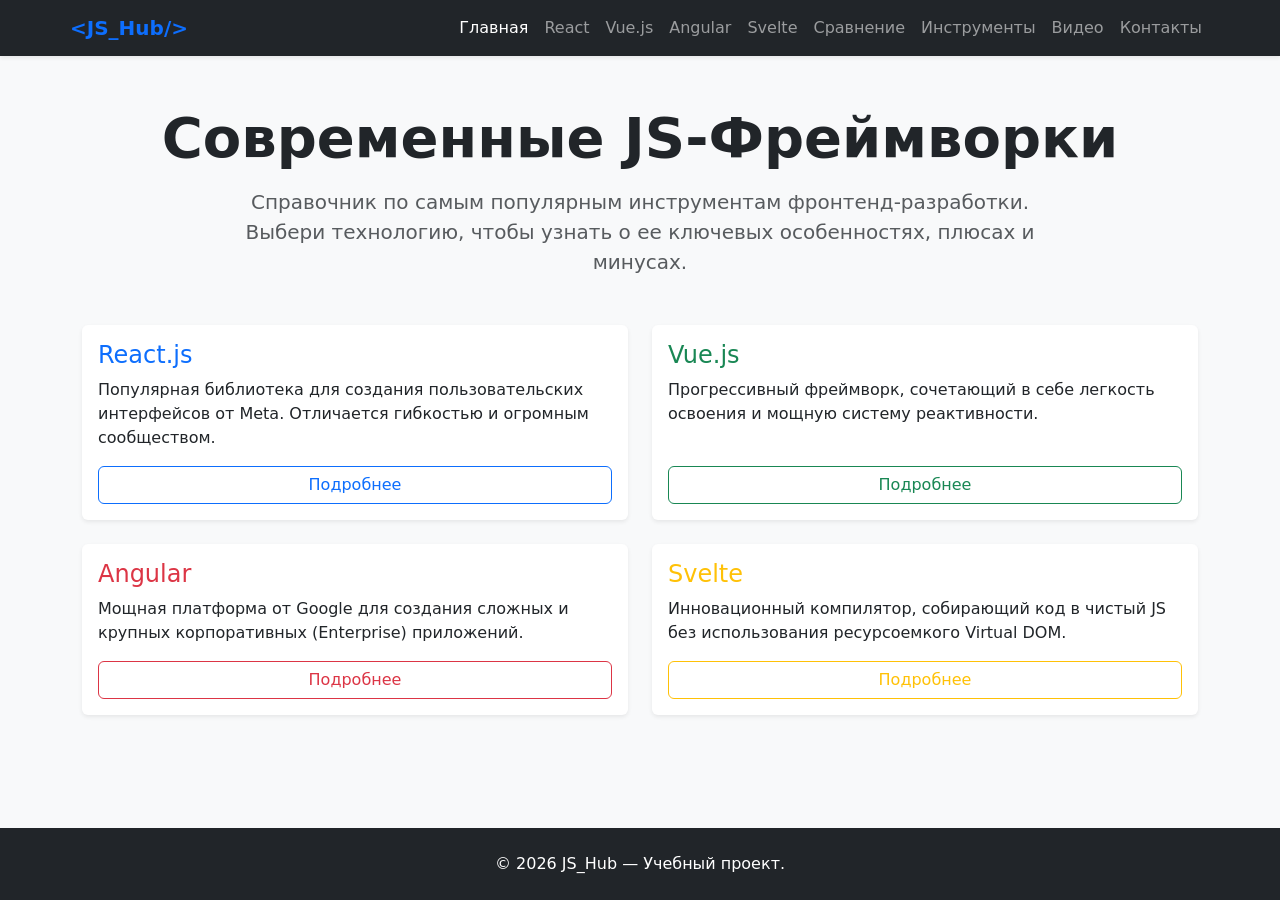
<file: index.html>
<!DOCTYPE html>
<html lang="ru">
<head>
    <meta charset="UTF-8">
    <meta name="viewport" content="width=device-width, initial-scale=1.0">
    <title>Главная — JS-Фреймворки</title>
    <link href="https://cdn.jsdelivr.net/npm/bootstrap@5.3.2/dist/css/bootstrap.min.css" rel="stylesheet">
    <link rel="stylesheet" href="css/style.css">
</head>
<body class="d-flex flex-column min-vh-100">

    <!-- голова -->
    <header class="bg-dark text-white sticky-top shadow-sm">
        <nav class="navbar navbar-expand-lg navbar-dark container">
            <a class="navbar-brand fw-bold text-primary" href="index.html">&lt;JS_Hub/&gt;</a>
            <button class="navbar-toggler" type="button" data-bs-toggle="collapse" data-bs-target="#mainNavbar">
                <span class="navbar-toggler-icon"></span>
            </button>
            <div class="collapse navbar-collapse" id="mainNavbar">
                <ul class="navbar-nav ms-auto">
                    <li class="nav-item"><a class="nav-link active" aria-current="page" href="index.html">Главная</a></li>
                    <li class="nav-item"><a class="nav-link" href="react.html">React</a></li>
                    <li class="nav-item"><a class="nav-link" href="vue.html">Vue.js</a></li>
                    <li class="nav-item"><a class="nav-link" href="angular.html">Angular</a></li>
                    <li class="nav-item"><a class="nav-link" href="svelte.html">Svelte</a></li>
                    <li class="nav-item"><a class="nav-link" href="comparison.html">Сравнение</a></li>
                    <li class="nav-item"><a class="nav-link" href="tools.html">Инструменты</a></li>
                    <li class="nav-item"><a class="nav-link" href="video.html">Видео</a></li>
                    <li class="nav-item"><a class="nav-link" href="about.html">Контакты</a></li>
                </ul>
            </div>
        </nav>
    </header>

    <!-- основа -->
    <main class="container my-5 flex-grow-1">
        
        <!-- приветствие -->
        <div class="text-center mb-5">
            <h1 class="display-4 fw-bold text-dark mb-3">Современные JS-Фреймворки</h1>
            <p class="lead text-muted w-75 mx-auto">Справочник по самым популярным инструментам фронтенд-разработки. Выбери технологию, чтобы узнать о ее ключевых особенностях, плюсах и минусах.</p>
        </div>

        <!-- Адаптивная сетка для каждого устройства -->
        <div class="row g-4">
            
            <!-- Карточка React (Верхняя левая) -->
            <div class="col-12 col-md-6">
                <div class="card h-100 shadow-sm border-0">
                    <div class="card-body d-flex flex-column">
                        <h2 class="h4 card-title text-primary">React.js</h2>
                        <p class="card-text flex-grow-1">Популярная библиотека для создания пользовательских интерфейсов от Meta. Отличается гибкостью и огромным сообществом.</p>
                        <a href="react.html" class="btn btn-outline-primary mt-auto">Подробнее</a>
                    </div>
                </div>
            </div>

            <!-- Карточка Vue (Верхняя правая) -->
            <div class="col-12 col-md-6">
                <div class="card h-100 shadow-sm border-0">
                    <div class="card-body d-flex flex-column">
                        <h2 class="h4 card-title text-success">Vue.js</h2>
                        <p class="card-text flex-grow-1">Прогрессивный фреймворк, сочетающий в себе легкость освоения и мощную систему реактивности.</p>
                        <a href="vue.html" class="btn btn-outline-success mt-auto">Подробнее</a>
                    </div>
                </div>
            </div>

            <!-- Карточка Angular (Нижняя левая) -->
            <div class="col-12 col-md-6">
                <div class="card h-100 shadow-sm border-0">
                    <div class="card-body d-flex flex-column">
                        <h2 class="h4 card-title text-danger">Angular</h2>
                        <p class="card-text flex-grow-1">Мощная платформа от Google для создания сложных и крупных корпоративных (Enterprise) приложений.</p>
                        <a href="angular.html" class="btn btn-outline-danger mt-auto">Подробнее</a>
                    </div>
                </div>
            </div>

            <!-- Карточка Svelte (Нижняя правая) -->
            <div class="col-12 col-md-6">
                <div class="card h-100 shadow-sm border-0">
                    <div class="card-body d-flex flex-column">
                        <h2 class="h4 card-title text-warning">Svelte</h2>
                        <p class="card-text flex-grow-1">Инновационный компилятор, собирающий код в чистый JS без использования ресурсоемкого Virtual DOM.</p>
                        <a href="svelte.html" class="btn btn-outline-warning mt-auto">Подробнее</a>
                    </div>
                </div>
            </div>

        </div>
        
    </main>

    <!-- подвал -->
    <footer class="bg-dark text-white py-4 mt-auto text-center">
        <div class="container">
            <p class="mb-0">&copy; 2026 JS_Hub — Учебный проект.</p>
        </div>
    </footer>

    <script src="https://cdn.jsdelivr.net/npm/bootstrap@5.3.2/dist/js/bootstrap.bundle.min.js"></script>
</body>
</html>
</file>
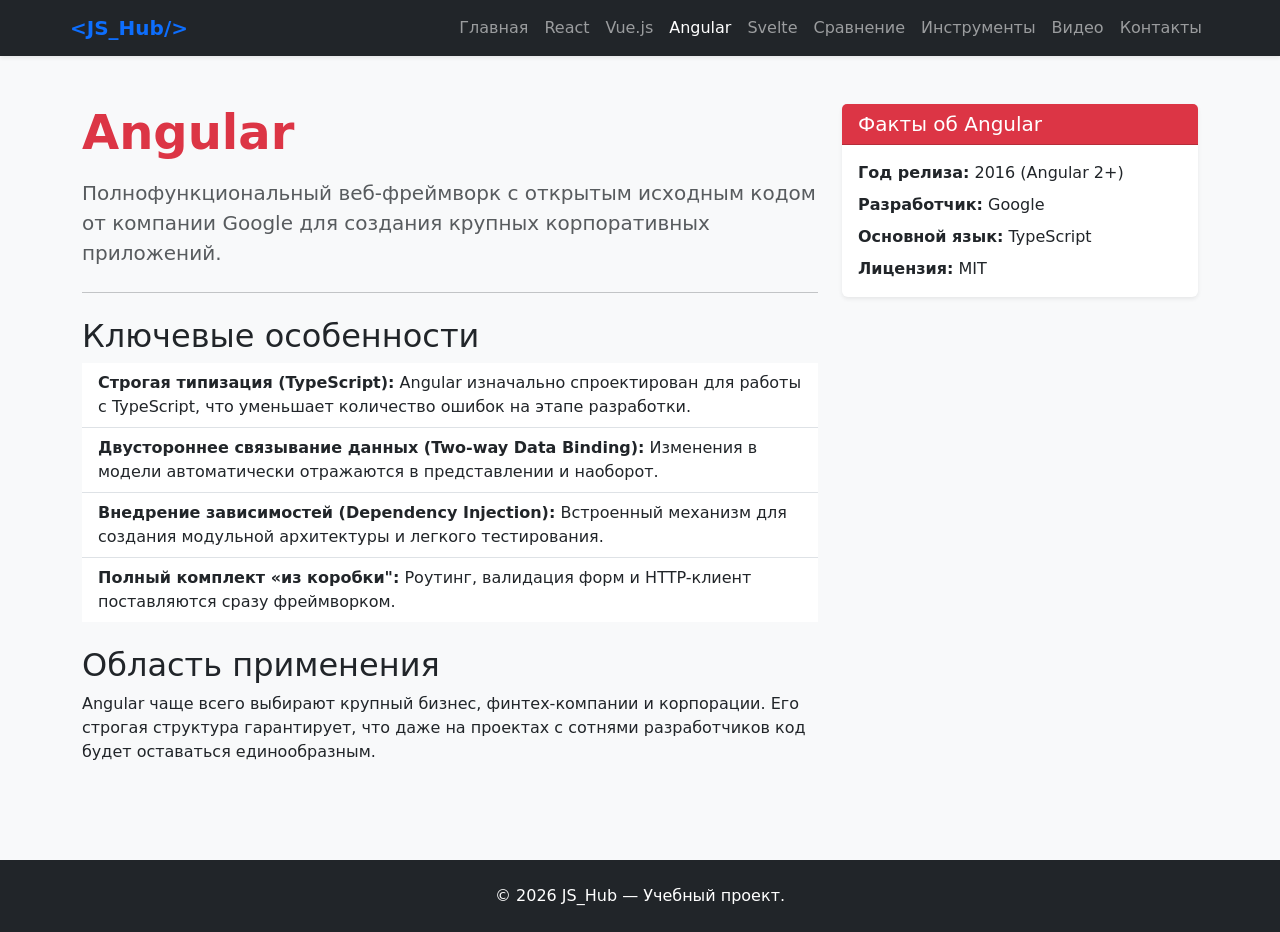
<file: angular.html>
<!DOCTYPE html>
<html lang="ru">
<head>
    <meta charset="UTF-8">
    <meta name="viewport" content="width=device-width, initial-scale=1.0">
    <title>Angular — JS-Фреймворки</title>
    <link href="https://cdn.jsdelivr.net/npm/bootstrap@5.3.2/dist/css/bootstrap.min.css" rel="stylesheet">
    <link rel="stylesheet" href="css/style.css">
</head>
<body class="d-flex flex-column min-vh-100">


    <header class="bg-dark text-white sticky-top shadow-sm">
        <nav class="navbar navbar-expand-lg navbar-dark container">
            <a class="navbar-brand fw-bold text-primary" href="index.html">&lt;JS_Hub/&gt;</a>
            <button class="navbar-toggler" type="button" data-bs-toggle="collapse" data-bs-target="#mainNavbar">
                <span class="navbar-toggler-icon"></span>
            </button>
            <div class="collapse navbar-collapse" id="mainNavbar">
                <ul class="navbar-nav ms-auto">
                    <li class="nav-item"><a class="nav-link" href="index.html">Главная</a></li>
                    <li class="nav-item"><a class="nav-link" href="react.html">React</a></li>
                    <li class="nav-item"><a class="nav-link" href="vue.html">Vue.js</a></li>
                    <li class="nav-item"><a class="nav-link active" aria-current="page" href="angular.html">Angular</a></li>
                    <li class="nav-item"><a class="nav-link" href="svelte.html">Svelte</a></li>
                    <li class="nav-item"><a class="nav-link" href="comparison.html">Сравнение</a></li>
                    <li class="nav-item"><a class="nav-link" href="tools.html">Инструменты</a></li>
                    <li class="nav-item"><a class="nav-link" href="video.html">Видео</a></li>
                    <li class="nav-item"><a class="nav-link" href="about.html">Контакты</a></li>
                </ul>
            </div>
        </nav>
    </header>

    <div class="container my-5 flex-grow-1">
        <div class="row">
            <main class="col-lg-8 mb-4">
                <h1 class="display-5 fw-bold text-danger mb-3">Angular</h1>
                <p class="lead text-muted">Полнофункциональный веб-фреймворк с открытым исходным кодом от компании Google для создания крупных корпоративных приложений.</p>
                <hr class="my-4">

                <section class="mb-4">
                    <h2>Ключевые особенности</h2>
                    <ul class="list-group list-group-flush mb-3">
                        <li class="list-group-item"><strong>Строгая типизация (TypeScript):</strong> Angular изначально спроектирован для работы с TypeScript, что уменьшает количество ошибок на этапе разработки.</li>
                        <li class="list-group-item"><strong>Двустороннее связывание данных (Two-way Data Binding):</strong> Изменения в модели автоматически отражаются в представлении и наоборот.</li>
                        <li class="list-group-item"><strong>Внедрение зависимостей (Dependency Injection):</strong> Встроенный механизм для создания модульной архитектуры и легкого тестирования.</li>
                        <li class="list-group-item"><strong>Полный комплект «из коробки":</strong> Роутинг, валидация форм и HTTP-клиент поставляются сразу фреймворком.</li>
                    </ul>
                </section>

                <section class="mb-4">
                    <h2>Область применения</h2>
                    <p>
                        Angular чаще всего выбирают крупный бизнес, финтех-компании и корпорации. 
                        Его строгая структура гарантирует, что даже на проектах с сотнями разработчиков код будет оставаться единообразным.
                    </p>
                </section>
            </main>

            <aside class="col-lg-4">
                <div class="card mb-4 shadow-sm border-0">
                    <div class="card-header bg-danger text-white">
                        <h2 class="h5 mb-0">Факты об Angular</h2>
                    </div>
                    <div class="card-body">
                        <p class="mb-2"><strong>Год релиза:</strong> 2016 (Angular 2+)</p>
                        <p class="mb-2"><strong>Разработчик:</strong> Google</p>
                        <p class="mb-2"><strong>Основной язык:</strong> TypeScript</p>
                        <p class="mb-0"><strong>Лицензия:</strong> MIT</p>
                    </div>
                </div>
            </aside>
        </div>
    </div>

    <footer class="bg-dark text-white py-4 mt-auto text-center">
        <div class="container">
            <p class="mb-0">&copy; 2026 JS_Hub — Учебный проект.</p>
        </div>
    </footer>

    <script src="https://cdn.jsdelivr.net/npm/bootstrap@5.3.2/dist/js/bootstrap.bundle.min.js"></script>
</body>
</html>
</file>
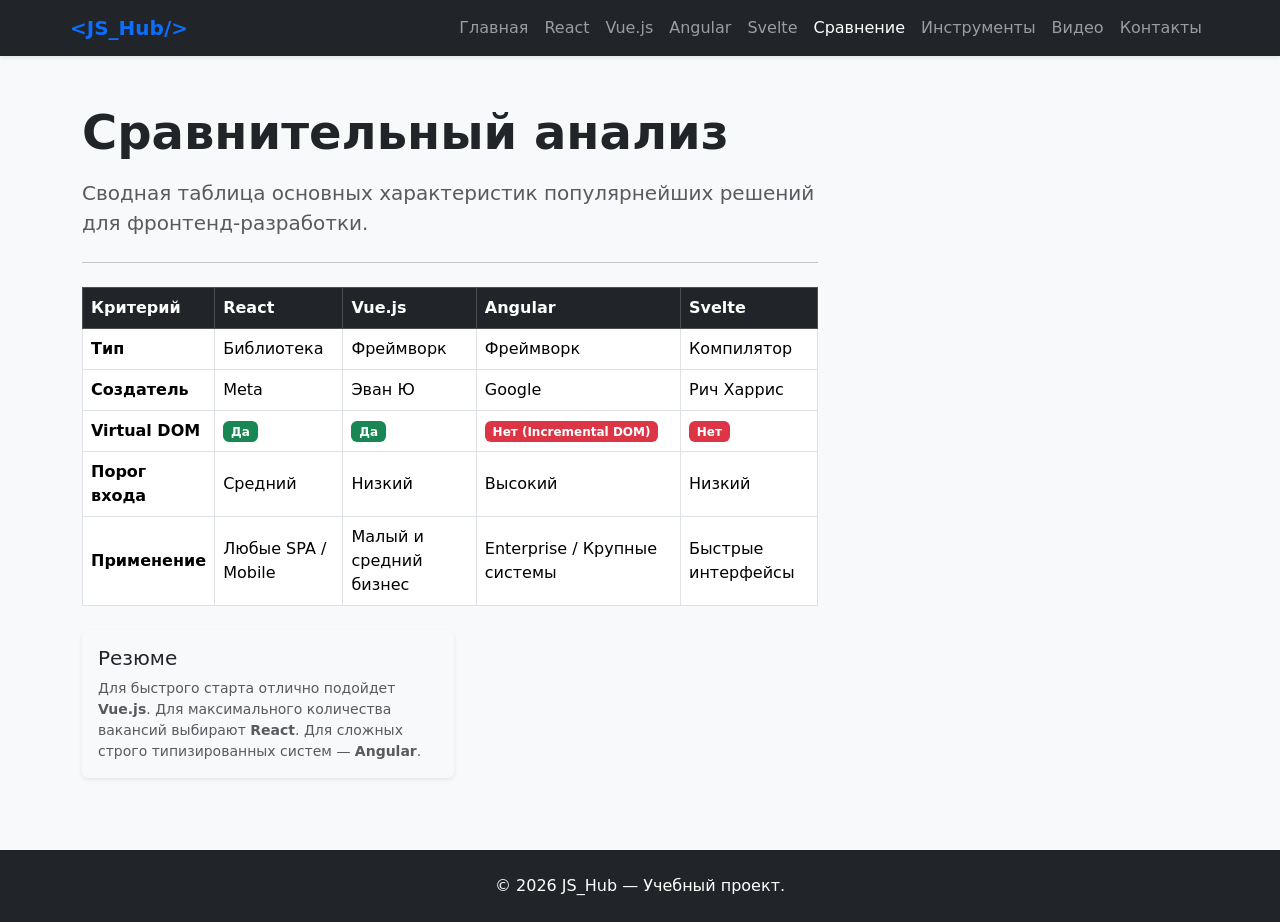
<file: comparison.html>
<!DOCTYPE html>
<html lang="ru">
<head>
    <meta charset="UTF-8">
    <meta name="viewport" content="width=device-width, initial-scale=1.0">
    <title>Сравнение — JS-Фреймворки</title>
    <link href="https://cdn.jsdelivr.net/npm/bootstrap@5.3.2/dist/css/bootstrap.min.css" rel="stylesheet">
    <link rel="stylesheet" href="css/style.css">
</head>
<body class="d-flex flex-column min-vh-100">

    <header class="bg-dark text-white sticky-top shadow-sm">
        <nav class="navbar navbar-expand-lg navbar-dark container">
            <a class="navbar-brand fw-bold text-primary" href="index.html">&lt;JS_Hub/&gt;</a>
            <button class="navbar-toggler" type="button" data-bs-toggle="collapse" data-bs-target="#mainNavbar">
                <span class="navbar-toggler-icon"></span>
            </button>
            <div class="collapse navbar-collapse" id="mainNavbar">
                <ul class="navbar-nav ms-auto">
                    <li class="nav-item"><a class="nav-link" href="index.html">Главная</a></li>
                    <li class="nav-item"><a class="nav-link" href="react.html">React</a></li>
                    <li class="nav-item"><a class="nav-link" href="vue.html">Vue.js</a></li>
                    <li class="nav-item"><a class="nav-link" href="angular.html">Angular</a></li>
                    <li class="nav-item"><a class="nav-link" href="svelte.html">Svelte</a></li>
                    <li class="nav-item"><a class="nav-link active" aria-current="page" href="comparison.html">Сравнение</a></li>
                    <li class="nav-item"><a class="nav-link" href="tools.html">Инструменты</a></li>
                    <li class="nav-item"><a class="nav-link" href="video.html">Видео</a></li>
                    <li class="nav-item"><a class="nav-link" href="about.html">Контакты</a></li>
                </ul>
            </div>
        </nav>
    </header>

    <div class="container my-5 flex-grow-1">
        <div class="row">
            <main class="col-lg-8 mb-4">
                <h1 class="display-5 fw-bold mb-3">Сравнительный анализ</h1>
                <p class="lead text-muted">Сводная таблица основных характеристик популярнейших решений для фронтенд-разработки.</p>
                <hr class="my-4">

                <!—Обязательная семантическая таблица à
                <div class="table-responsive shadow-sm rounded">
                    <table class="table table-bordered table-hover align-middle mb-0">
                        <thead class="table-dark">
                            <tr>
                                <th scope="col">Критерий</th>
                                <th scope="col">React</th>
                                <th scope="col">Vue.js</th>
                                <th scope="col">Angular</th>
                                <th scope="col">Svelte</th>
                            </tr>
                        </thead>
                        <tbody>
                            <tr>
                                <th scope="row">Тип</th>
                                <td>Библиотека</td>
                                <td>Фреймворк</td>
                                <td>Фреймворк</td>
                                <td>Компилятор</td>
                            </tr>
                            <tr>
                                <th scope="row">Создатель</th>
                                <td>Meta</td>
                                <td>Эван Ю</td>
                                <td>Google</td>
                                <td>Рич Харрис</td>
                            </tr>
                            <tr>
                                <th scope="row">Virtual DOM</th>
                                <td><span class="badge bg-success">Да</span></td>
                                <td><span class="badge bg-success">Да</span></td>
                                <td><span class="badge bg-danger">Нет (Incremental DOM)</span></td>
                                <td><span class="badge bg-danger">Нет</span></td>
                            </tr>
                            <tr>
                                <th scope="row">Порог входа</th>
                                <td>Средний</td>
                                <td>Низкий</td>
                                <td>Высокий</td>
                                <td>Низкий</td>
                            </tr>
                            <tr>
                                <th scope="row">Применение</th>
                                <td>Любые SPA / Mobile</td>
                                <td>Малый и средний бизнес</td>
                                <td>Enterprise / Крупные системы</td>
                                <td>Быстрые интерфейсы</td>
                            </tr>
                        </tbody>
                    </table>
                </div>
            </main>

            <aside class="col-lg-4">
                <div class="card mb-4 shadow-sm border-0 bg-light">
                    <div class="card-body">
                        <h2 class="h5 card-title"> Резюме</h2>
                        <p class="card-text small text-muted">
                            Для быстрого старта отлично подойдет <strong>Vue.js</strong>. 
                            Для максимального количества вакансий выбирают <strong>React</strong>. 
                            Для сложных строго типизированных систем — <strong>Angular</strong>.
                        </p>
                    </div>
                </div>
            </aside>
        </div>
    </div>

    <footer class="bg-dark text-white py-4 mt-auto text-center">
        <div class="container">
            <p class="mb-0">&copy; 2026 JS_Hub — Учебный проект.</p>
        </div>
    </footer>

    <script src="https://cdn.jsdelivr.net/npm/bootstrap@5.3.2/dist/js/bootstrap.bundle.min.js"></script>
</body>
</html>
</file>
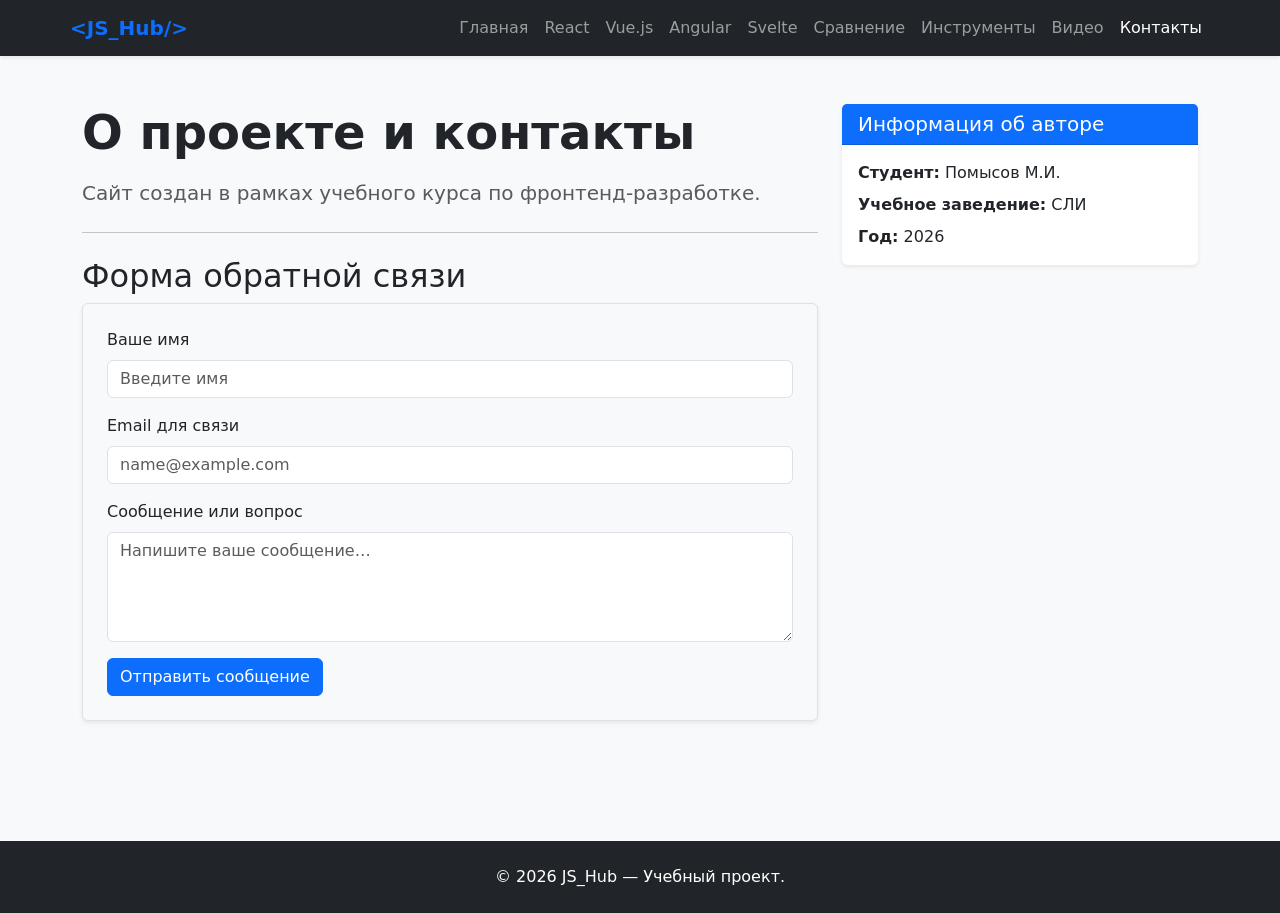
<file: contact.html>
<!DOCTYPE html>
<html lang="ru">
<head>
    <meta charset="UTF-8">
    <meta name="viewport" content="width=device-width, initial-scale=1.0">
    <title>Контакты — JS-Фреймворки</title>
    <link href="https://cdn.jsdelivr.net/npm/bootstrap@5.3.2/dist/css/bootstrap.min.css" rel="stylesheet">
    <link rel="stylesheet" href="css/style.css">
</head>
<body class="d-flex flex-column min-vh-100">

    <header class="bg-dark text-white sticky-top shadow-sm">
        <nav class="navbar navbar-expand-lg navbar-dark container">
            <a class="navbar-brand fw-bold text-primary" href="index.html">&lt;JS_Hub/&gt;</a>
            <button class="navbar-toggler" type="button" data-bs-toggle="collapse" data-bs-target="#mainNavbar">
                <span class="navbar-toggler-icon"></span>
            </button>
            <div class="collapse navbar-collapse" id="mainNavbar">
                <ul class="navbar-nav ms-auto">
                    <li class="nav-item"><a class="nav-link" href="index.html">Главная</a></li>
                    <li class="nav-item"><a class="nav-link" href="react.html">React</a></li>
                    <li class="nav-item"><a class="nav-link" href="vue.html">Vue.js</a></li>
                    <li class="nav-item"><a class="nav-link" href="angular.html">Angular</a></li>
                    <li class="nav-item"><a class="nav-link" href="svelte.html">Svelte</a></li>
                    <li class="nav-item"><a class="nav-link" href="comparison.html">Сравнение</a></li>
                    <li class="nav-item"><a class="nav-link" href="tools.html">Инструменты</a></li>
                    <li class="nav-item"><a class="nav-link" href="video.html">Видео</a></li>
                    <li class="nav-item"><a class="nav-link active" aria-current="page" href="about.html">Контакты</a></li>
                </ul>
            </div>
        </nav>
    </header>

    <div class="container my-5 flex-grow-1">
        <div class="row">
            <main class="col-lg-8 mb-4">
                <h1 class="display-5 fw-bold mb-3">О проекте и контакты</h1>
                <p class="lead text-muted">Сайт создан в рамках учебного курса по фронтенд-разработке.</p>
                <hr class="my-4">

                <section class="mb-5">
                    <h2>Форма обратной связи</h2>
                    <form action="#" method="post" class="p-4 border rounded shadow-sm bg-light">
                        <div class="mb-3">
                            <label for="userName" class="form-label">Ваше имя</label>
                            <input type="text" class="form-control" id="userName" placeholder="Введите имя" required>
                        </div>
                        <div class="mb-3">
                            <label for="userEmail" class="form-label">Email для связи</label>
                            <input type="email" class="form-control" id="userEmail" placeholder="name@example.com" required>
                        </div>
                        <div class="mb-3">
                            <label for="userMessage" class="form-label">Сообщение или вопрос</label>
                            <textarea class="form-control" id="userMessage" rows="4" placeholder="Напишите ваше сообщение…" required></textarea>
                        </div>
                        <button type="submit" class="btn btn-primary">Отправить сообщение</button>
                    </form>
                </section>
            </main>

            <aside class="col-lg-4">
                <div class="card mb-4 shadow-sm border-0">
                    <div class="card-header bg-primary text-white">
                        <h2 class="h5 mb-0">Информация об авторе</h2>
                    </div>
                    <div class="card-body">
                        <p class="mb-2"><strong>Студент:</strong> Помысов М.И.</p>
                        <p class="mb-2"><strong>Учебное заведение:</strong> СЛИ</p>
                        <p class="mb-0"><strong>Год:</strong> 2026</p>
                    </div>
                </div>
            </aside>
        </div>
    </div>

    <footer class="bg-dark text-white py-4 mt-auto text-center">
        <div class="container">
            <p class="mb-0">&copy; 2026 JS_Hub — Учебный проект.</p>
        </div>
    </footer>

    <script src="https://cdn.jsdelivr.net/npm/bootstrap@5.3.2/dist/js/bootstrap.bundle.min.js"></script>
</body>
</html>
</file>
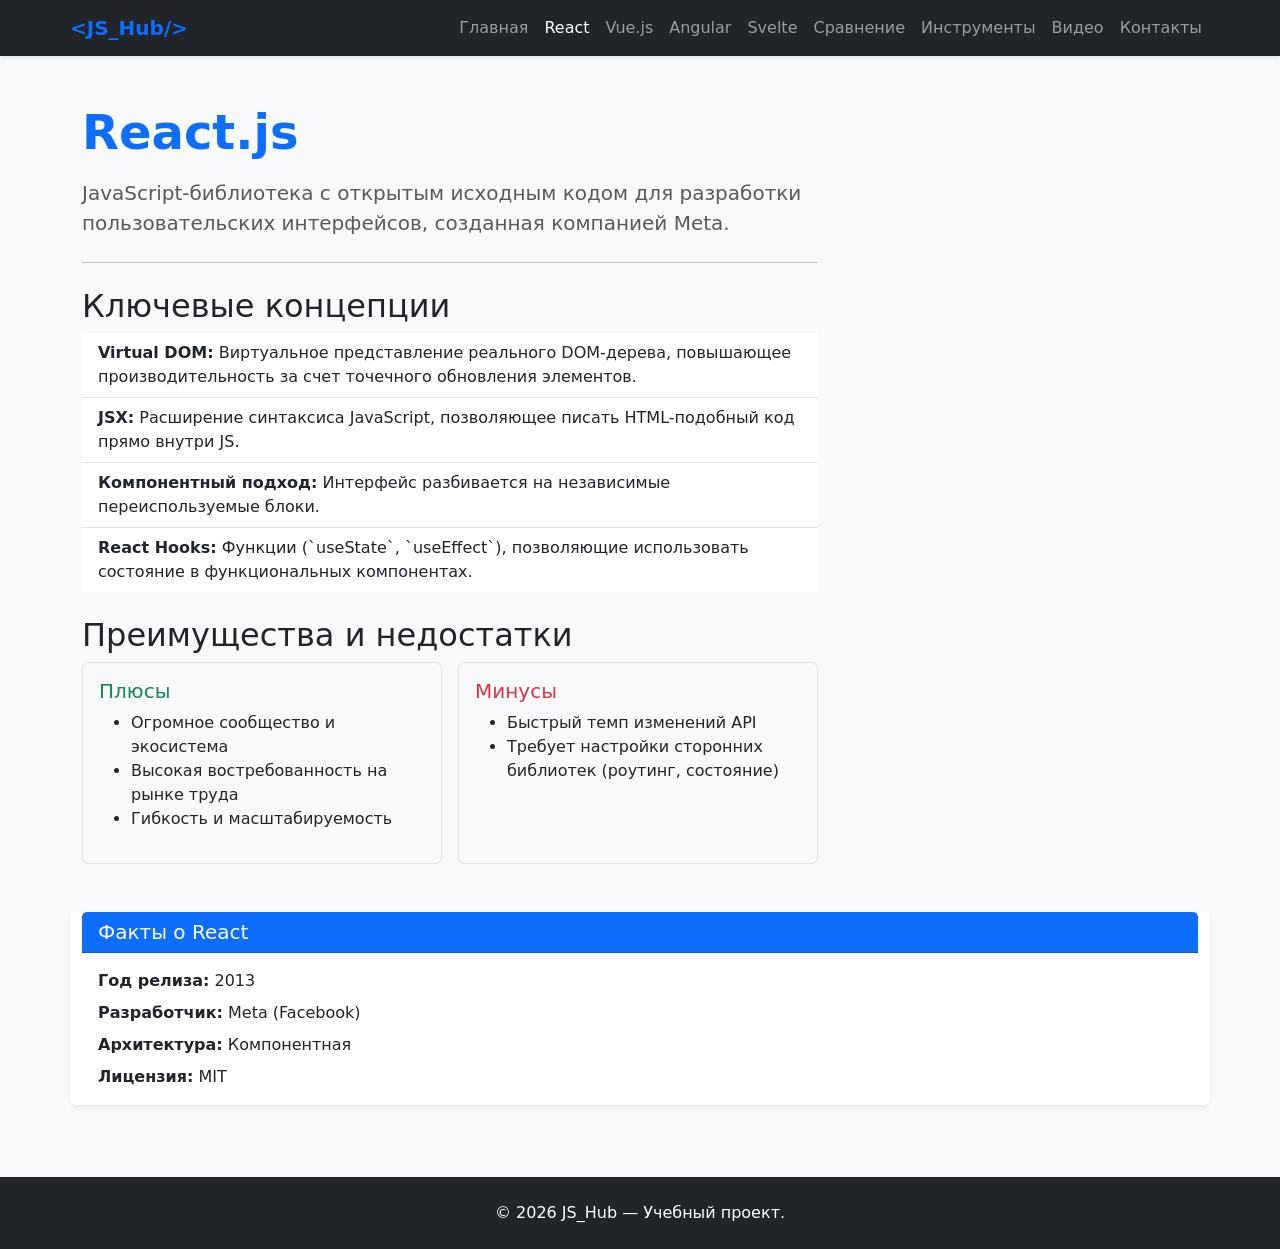
<file: react.html>
<!DOCTYPE html>
<html lang="ru">
<head>
    <meta charset="UTF-8">
    <meta name="viewport" content="width=device-width, initial-scale=1.0">
    <title>React — JS-Фреймворки</title>
    <link href="https://cdn.jsdelivr.net/npm/bootstrap@5.3.2/dist/css/bootstrap.min.css" rel="stylesheet">
    <link rel="stylesheet" href="css/style.css">
</head>
<body class="d-flex flex-column min-vh-100">

    <header class="bg-dark text-white sticky-top shadow-sm">
        <nav class="navbar navbar-expand-lg navbar-dark container">
            <a class="navbar-brand fw-bold text-primary" href="index.html">&lt;JS_Hub/&gt;</a>
            <button class="navbar-toggler" type="button" data-bs-toggle="collapse" data-bs-target="#mainNavbar">
                <span class="navbar-toggler-icon"></span>
            </button>
            <div class="collapse navbar-collapse" id="mainNavbar">
                <ul class="navbar-nav ms-auto">
                    <li class="nav-item"><a class="nav-link" href="index.html">Главная</a></li>
                    <li class="nav-item"><a class="nav-link active" aria-current="page" href="react.html">React</a></li>
                    <li class="nav-item"><a class="nav-link" href="vue.html">Vue.js</a></li>
                    <li class="nav-item"><a class="nav-link" href="angular.html">Angular</a></li>
                    <li class="nav-item"><a class="nav-link" href="svelte.html">Svelte</a></li>
                    <li class="nav-item"><a class="nav-link" href="comparison.html">Сравнение</a></li>
                    <li class="nav-item"><a class="nav-link" href="tools.html">Инструменты</a></li>
                    <li class="nav-item"><a class="nav-link" href="video.html">Видео</a></li>
                    <li class="nav-item"><a class="nav-link" href="about.html">Контакты</a></li>
                </ul>
            </div>
        </nav>
    </header>

    <div class="container my-5 flex-grow-1">
        <div class="row">
            <main class="col-lg-8 mb-4">
                <h1 class="display-5 fw-bold text-primary mb-3">React.js</h1>
                <p class="lead text-muted">JavaScript-библиотека с открытым исходным кодом для разработки пользовательских интерфейсов, созданная компанией Meta.</p>
                <hr class="my-4">

                <section class="mb-4">
                    <h2>Ключевые концепции</h2>
                    <ul class="list-group list-group-flush mb-3">
                        <li class="list-group-item"><strong>Virtual DOM:</strong> Виртуальное представление реального DOM-дерева, повышающее производительность за счет точечного обновления элементов.</li>
                        <li class="list-group-item"><strong>JSX:</strong> Расширение синтаксиса JavaScript, позволяющее писать HTML-подобный код прямо внутри JS.</li>
                        <li class="list-group-item"><strong>Компонентный подход:</strong> Интерфейс разбивается на независимые переиспользуемые блоки.</li>
                        <li class="list-group-item"><strong>React Hooks:</strong> Функции (`useState`, `useEffect`), позволяющие использовать состояние в функциональных компонентах.</li>
                    </ul>
                </section>

                <section class="mb-4">
                    <h2>Преимущества и недостатки</h2>
                    <div class="row g-3">
                        <div class="col-md-6">
                            <div class="p-3 border rounded bg-light h-100">
                                <h3 class="h5 text-success">Плюсы</h3>
                                <ul>
                                    <li>Огромное сообщество и экосистема</li>
                                    <li>Высокая востребованность на рынке труда</li>
                                    <li>Гибкость и масштабируемость</li>
                                </ul>
                            </div>
                        </div>
                        <div class="col-md-6">
                            <div class="p-3 border rounded bg-light h-100">
                                <h3 class="h5 text-danger">Минусы</h3>
                                <ul>
                                    <li>Быстрый темп изменений API</li>
                                    <li>Требует настройки сторонних библиотек (роутинг, состояние)</li>
                                </ul>
                            </div>
                        </div>
                    </div>
                </section>
            </main>

            <!—Sidebar à
            <aside class="col-lg-4">
                <div class="card mb-4 shadow-sm border-0">
                    <div class="card-header bg-primary text-white">
                        <h2 class="h5 mb-0">Факты о React</h2>
                    </div>
                    <div class="card-body">
                        <p class="mb-2"><strong>Год релиза:</strong> 2013</p>
                        <p class="mb-2"><strong>Разработчик:</strong> Meta (Facebook)</p>
                        <p class="mb-2"><strong>Архитектура:</strong> Компонентная</p>
                        <p class="mb-0"><strong>Лицензия:</strong> MIT</p>
                    </div>
                </div>
            </aside>
        </div>
    </div>

    <footer class="bg-dark text-white py-4 mt-auto text-center">
        <div class="container">
            <p class="mb-0">&copy; 2026 JS_Hub — Учебный проект.</p>
        </div>
    </footer>

    <script src="https://cdn.jsdelivr.net/npm/bootstrap@5.3.2/dist/js/bootstrap.bundle.min.js"></script>
</body>
</html>
</file>
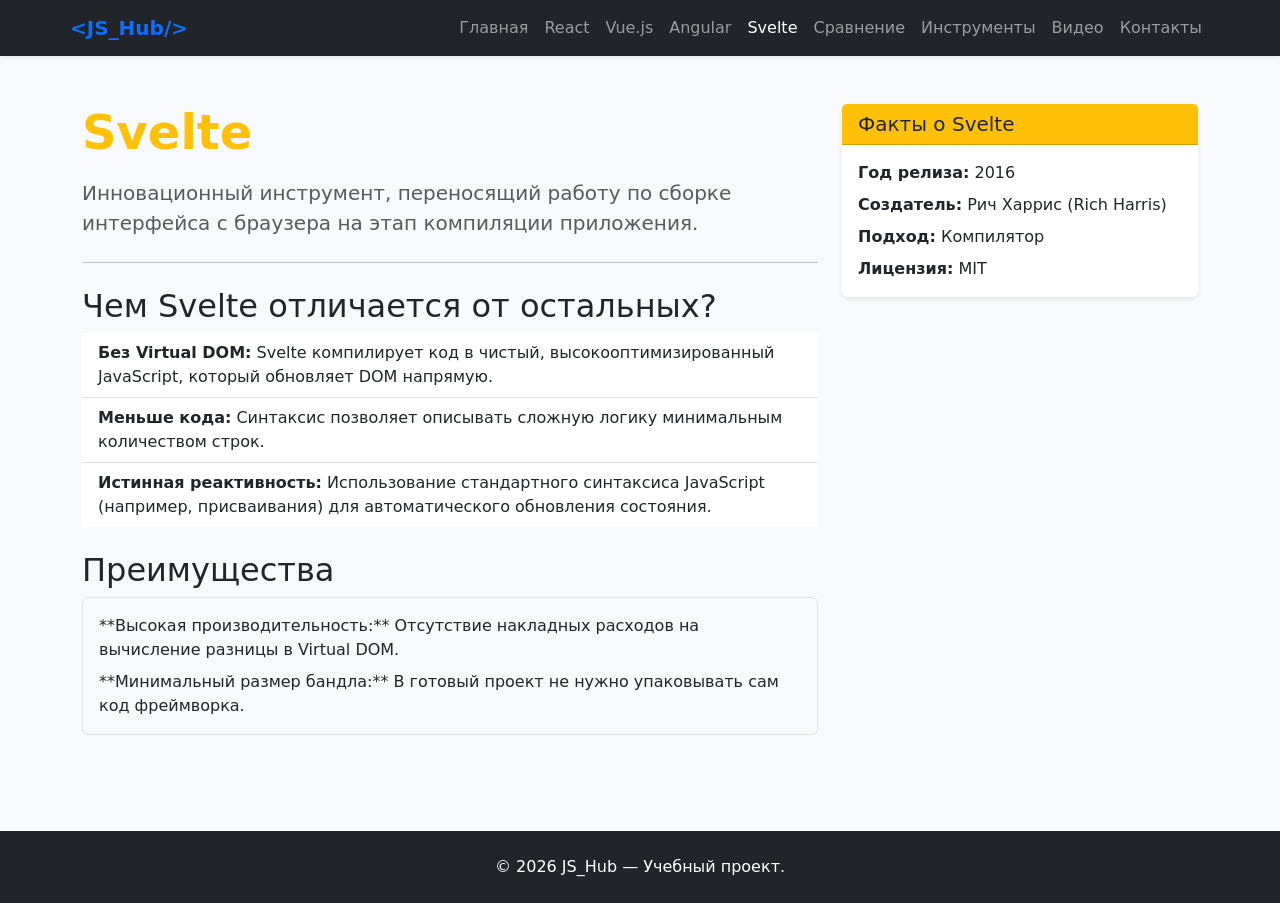
<file: svelte.html>
<!DOCTYPE html>
<html lang="ru">
<head>
    <meta charset="UTF-8">
    <meta name="viewport" content="width=device-width, initial-scale=1.0">
    <title>Svelte — JS-Фреймворки</title>
    <link href="https://cdn.jsdelivr.net/npm/bootstrap@5.3.2/dist/css/bootstrap.min.css" rel="stylesheet">
    <link rel="stylesheet" href="css/style.css">
</head>
<body class="d-flex flex-column min-vh-100">

    <header class="bg-dark text-white sticky-top shadow-sm">
        <nav class="navbar navbar-expand-lg navbar-dark container">
            <a class="navbar-brand fw-bold text-primary" href="index.html">&lt;JS_Hub/&gt;</a>
            <button class="navbar-toggler" type="button" data-bs-toggle="collapse" data-bs-target="#mainNavbar">
                <span class="navbar-toggler-icon"></span>
            </button>
            <div class="collapse navbar-collapse" id="mainNavbar">
                <ul class="navbar-nav ms-auto">
                    <li class="nav-item"><a class="nav-link" href="index.html">Главная</a></li>
                    <li class="nav-item"><a class="nav-link" href="react.html">React</a></li>
                    <li class="nav-item"><a class="nav-link" href="vue.html">Vue.js</a></li>
                    <li class="nav-item"><a class="nav-link" href="angular.html">Angular</a></li>
                    <li class="nav-item"><a class="nav-link active" aria-current="page" href="svelte.html">Svelte</a></li>
                    <li class="nav-item"><a class="nav-link" href="comparison.html">Сравнение</a></li>
                    <li class="nav-item"><a class="nav-link" href="tools.html">Инструменты</a></li>
                    <li class="nav-item"><a class="nav-link" href="video.html">Видео</a></li>
                    <li class="nav-item"><a class="nav-link" href="about.html">Контакты</a></li>
                </ul>
            </div>
        </nav>
    </header>

    <div class="container my-5 flex-grow-1">
        <div class="row">
            <main class="col-lg-8 mb-4">
                <h1 class="display-5 fw-bold text-warning mb-3">Svelte</h1>
                <p class="lead text-muted">Инновационный инструмент, переносящий работу по сборке интерфейса с браузера на этап компиляции приложения.</p>
                <hr class="my-4">

                <section class="mb-4">
                    <h2>Чем Svelte отличается от остальных?</h2>
                    <ul class="list-group list-group-flush mb-3">
                        <li class="list-group-item"><strong>Без Virtual DOM:</strong> Svelte компилирует код в чистый, высокооптимизированный JavaScript, который обновляет DOM напрямую.</li>
                        <li class="list-group-item"><strong>Меньше кода:</strong> Синтаксис позволяет описывать сложную логику минимальным количеством строк.</li>
                        <li class="list-group-item"><strong>Истинная реактивность:</strong> Использование стандартного синтаксиса JavaScript (например, присваивания) для автоматического обновления состояния.</li>
                    </ul>
                </section>

                <section class="mb-4">
                    <h2>Преимущества</h2>
                    <div class="p-3 border rounded bg-light">
                        <p class="mb-2"> **Высокая производительность:** Отсутствие накладных расходов на вычисление разницы в Virtual DOM.</p>
                        <p class="mb-0"> **Минимальный размер бандла:** В готовый проект не нужно упаковывать сам код фреймворка.</p>
                    </div>
                </section>
            </main>

            <aside class="col-lg-4">
                <div class="card mb-4 shadow-sm border-0">
                    <div class="card-header bg-warning text-dark">
                        <h2 class="h5 mb-0">Факты о Svelte</h2>
                    </div>
                    <div class="card-body">
                        <p class="mb-2"><strong>Год релиза:</strong> 2016</p>
                        <p class="mb-2"><strong>Создатель:</strong> Рич Харрис (Rich Harris)</p>
                        <p class="mb-2"><strong>Подход:</strong> Компилятор</p>
                        <p class="mb-0"><strong>Лицензия:</strong> MIT</p>
                    </div>
                </div>
            </aside>
        </div>
    </div>

    <footer class="bg-dark text-white py-4 mt-auto text-center">
        <div class="container">
            <p class="mb-0">&copy; 2026 JS_Hub — Учебный проект.</p>
        </div>
    </footer>

    <script src="https://cdn.jsdelivr.net/npm/bootstrap@5.3.2/dist/js/bootstrap.bundle.min.js"></script>
</body>
</html>
</file>
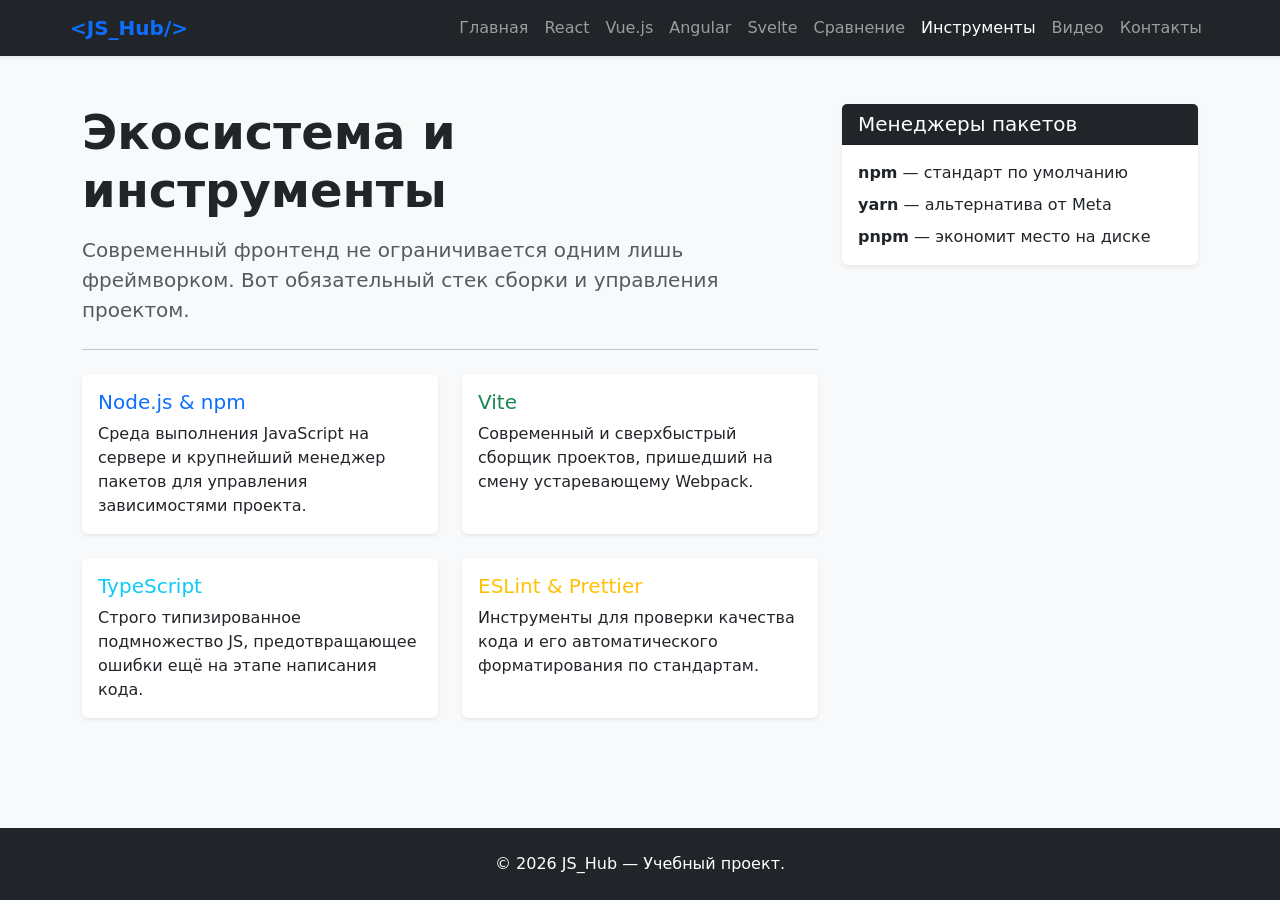
<file: tools.html>
<!DOCTYPE html>
<html lang="ru">
<head>
    <meta charset="UTF-8">
    <meta name="viewport" content="width=device-width, initial-scale=1.0">
    <title>Инструменты — JS-Фреймворки</title>
    <link href="https://cdn.jsdelivr.net/npm/bootstrap@5.3.2/dist/css/bootstrap.min.css" rel="stylesheet">
    <link rel="stylesheet" href="css/style.css">
</head>
<body class="d-flex flex-column min-vh-100">

    <header class="bg-dark text-white sticky-top shadow-sm">
        <nav class="navbar navbar-expand-lg navbar-dark container">
            <a class="navbar-brand fw-bold text-primary" href="index.html">&lt;JS_Hub/&gt;</a>
            <button class="navbar-toggler" type="button" data-bs-toggle="collapse" data-bs-target="#mainNavbar">
                <span class="navbar-toggler-icon"></span>
            </button>
            <div class="collapse navbar-collapse" id="mainNavbar">
                <ul class="navbar-nav ms-auto">
                    <li class="nav-item"><a class="nav-link" href="index.html">Главная</a></li>
                    <li class="nav-item"><a class="nav-link" href="react.html">React</a></li>
                    <li class="nav-item"><a class="nav-link" href="vue.html">Vue.js</a></li>
                    <li class="nav-item"><a class="nav-link" href="angular.html">Angular</a></li>
                    <li class="nav-item"><a class="nav-link" href="svelte.html">Svelte</a></li>
                    <li class="nav-item"><a class="nav-link" href="comparison.html">Сравнение</a></li>
                    <li class="nav-item"><a class="nav-link active" aria-current="page" href="tools.html">Инструменты</a></li>
                    <li class="nav-item"><a class="nav-link" href="video.html">Видео</a></li>
                    <li class="nav-item"><a class="nav-link" href="about.html">Контакты</a></li>
                </ul>
            </div>
        </nav>
    </header>

    <div class="container my-5 flex-grow-1">
        <div class="row">
            <main class="col-lg-8 mb-4">
                <h1 class="display-5 fw-bold mb-3">Экосистема и инструменты</h1>
                <p class="lead text-muted">Современный фронтенд не ограничивается одним лишь фреймворком. Вот обязательный стек сборки и управления проектом.</p>
                <hr class="my-4">

                <div class="row row-cols-1 row-cols-md-2 g-4">
                    <div class="col">
                        <div class="card h-100 shadow-sm border-0">
                            <div class="card-body">
                                <h2 class="h5 card-title text-primary">Node.js & npm</h2>
                                <p class="card-text">Среда выполнения JavaScript на сервере и крупнейший менеджер пакетов для управления зависимостями проекта.</p>
                            </div>
                        </div>
                    </div>
                    <div class="col">
                        <div class="card h-100 shadow-sm border-0">
                            <div class="card-body">
                                <h2 class="h5 card-title text-success">Vite</h2>
                                <p class="card-text">Современный и сверхбыстрый сборщик проектов, пришедший на смену устаревающему Webpack.</p>
                            </div>
                        </div>
                    </div>
                    <div class="col">
                        <div class="card h-100 shadow-sm border-0">
                            <div class="card-body">
                                <h2 class="h5 card-title text-info">TypeScript</h2>
                                <p class="card-text">Строго типизированное подмножество JS, предотвращающее ошибки ещё на этапе написания кода.</p>
                            </div>
                        </div>
                    </div>
                    <div class="col">
                        <div class="card h-100 shadow-sm border-0">
                            <div class="card-body">
                                <h2 class="h5 card-title text-warning">ESLint & Prettier</h2>
                                <p class="card-text">Инструменты для проверки качества кода и его автоматического форматирования по стандартам.</p>
                            </div>
                        </div>
                    </div>
                </div>
            </main>

            <aside class="col-lg-4">
                <div class="card mb-4 shadow-sm border-0">
                    <div class="card-header bg-dark text-white">
                        <h2 class="h5 mb-0">Менеджеры пакетов</h2>
                    </div>
                    <div class="card-body">
                        <ul class="list-unstyled mb-0">
                            <li class="mb-2"> <strong>npm</strong> — стандарт по умолчанию</li>
                            <li class="mb-2"> <strong>yarn</strong> — альтернатива от Meta</li>
                            <li class="mb-0"> <strong>pnpm</strong> — экономит место на диске</li>
                        </ul>
                    </div>
                </div>
            </aside>
        </div>
    </div>

    <footer class="bg-dark text-white py-4 mt-auto text-center">
        <div class="container">
            <p class="mb-0">&copy; 2026 JS_Hub — Учебный проект.</p>
        </div>
    </footer>

    <script src="https://cdn.jsdelivr.net/npm/bootstrap@5.3.2/dist/js/bootstrap.bundle.min.js"></script>
</body>
</html>
</file>
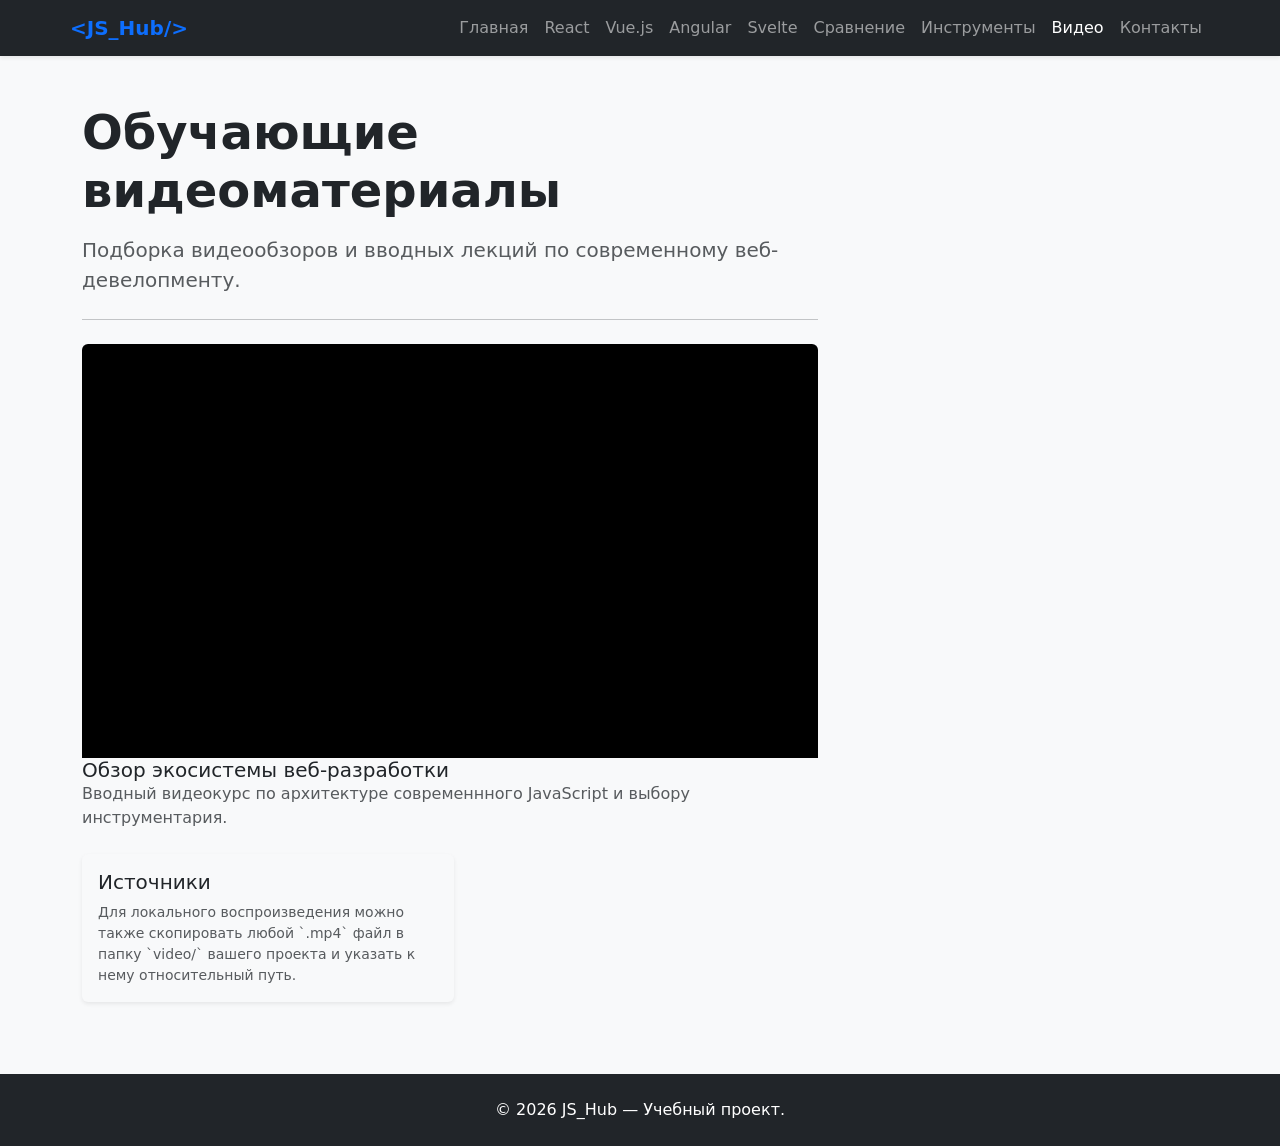
<file: video.html>
<!DOCTYPE html>
<html lang="ru">
<head>
    <meta charset="UTF-8">
    <meta name="viewport" content="width=device-width, initial-scale=1.0">
    <title>Видео — JS-Фреймворки</title>
    <link href="https://cdn.jsdelivr.net/npm/bootstrap@5.3.2/dist/css/bootstrap.min.css" rel="stylesheet">
    <link rel="stylesheet" href="css/style.css">
</head>
<body class="d-flex flex-column min-vh-100">

    <header class="bg-dark text-white sticky-top shadow-sm">
        <nav class="navbar navbar-expand-lg navbar-dark container">
            <a class="navbar-brand fw-bold text-primary" href="index.html">&lt;JS_Hub/&gt;</a>
            <button class="navbar-toggler" type="button" data-bs-toggle="collapse" data-bs-target="#mainNavbar">
                <span class="navbar-toggler-icon"></span>
            </button>
            <div class="collapse navbar-collapse" id="mainNavbar">
                <ul class="navbar-nav ms-auto">
                    <li class="nav-item"><a class="nav-link" href="index.html">Главная</a></li>
                    <li class="nav-item"><a class="nav-link" href="react.html">React</a></li>
                    <li class="nav-item"><a class="nav-link" href="vue.html">Vue.js</a></li>
                    <li class="nav-item"><a class="nav-link" href="angular.html">Angular</a></li>
                    <li class="nav-item"><a class="nav-link" href="svelte.html">Svelte</a></li>
                    <li class="nav-item"><a class="nav-link" href="comparison.html">Сравнение</a></li>
                    <li class="nav-item"><a class="nav-link" href="tools.html">Инструменты</a></li>
                    <li class="nav-item"><a class="nav-link active" aria-current="page" href="video.html">Видео</a></li>
                    <li class="nav-item"><a class="nav-link" href="about.html">Контакты</a></li>
                </ul>
            </div>
        </nav>
    </header>

    <div class="container my-5 flex-grow-1">
        <div class="row">
            <main class="col-lg-8 mb-4">
                <h1 class="display-5 fw-bold mb-3">Обучающие видеоматериалы</h1>
                <p class="lead text-muted">Подборка видеообзоров и вводных лекций по современному веб-девелопменту.</p>
                <hr class="my-4">

                <!—Адаптивный плеер HTML5 (работает всегда) à
                <div class="card border-0 shadow-sm mb-4">
                    <div class="ratio ratio-16x9 rounded-top overflow-hidden bg-black">
                        <iframe width="720" height="405" src="https://rutube.ru/play/embed/b41e3f2b7a56381e678fd57736d43c29/" style="border: none;" allow="clipboard-write; autoplay" allowFullScreen></iframe>
                    </div>
                    <div class="card-body">
                        <h2 class="h5 card-title">Обзор экосистемы веб-разработки</h2>
                        <p class="card-text text-muted">Вводный видеокурс по архитектуре современнного JavaScript и выбору инструментария.</p>
                    </div>
                </div>
            </main>

            <aside class="col-lg-4">
                <div class="card mb-4 shadow-sm border-0 bg-light">
                    <div class="card-body">
                        <h3 class="h5 card-title"> Источники</h3>
                        <p class="card-text small text-muted">
                            Для локального воспроизведения можно также скопировать любой `.mp4` файл в папку `video/` вашего проекта и указать к нему относительный путь.
                        </p>
                    </div>
                </div>
            </aside>
        </div>
    </div>

    <footer class="bg-dark text-white py-4 mt-auto text-center">
        <div class="container">
            <p class="mb-0">&copy; 2026 JS_Hub — Учебный проект.</p>
        </div>
    </footer>

    <script src="https://cdn.jsdelivr.net/npm/bootstrap@5.3.2/dist/js/bootstrap.bundle.min.js"></script>
</body>
</html>
</file>
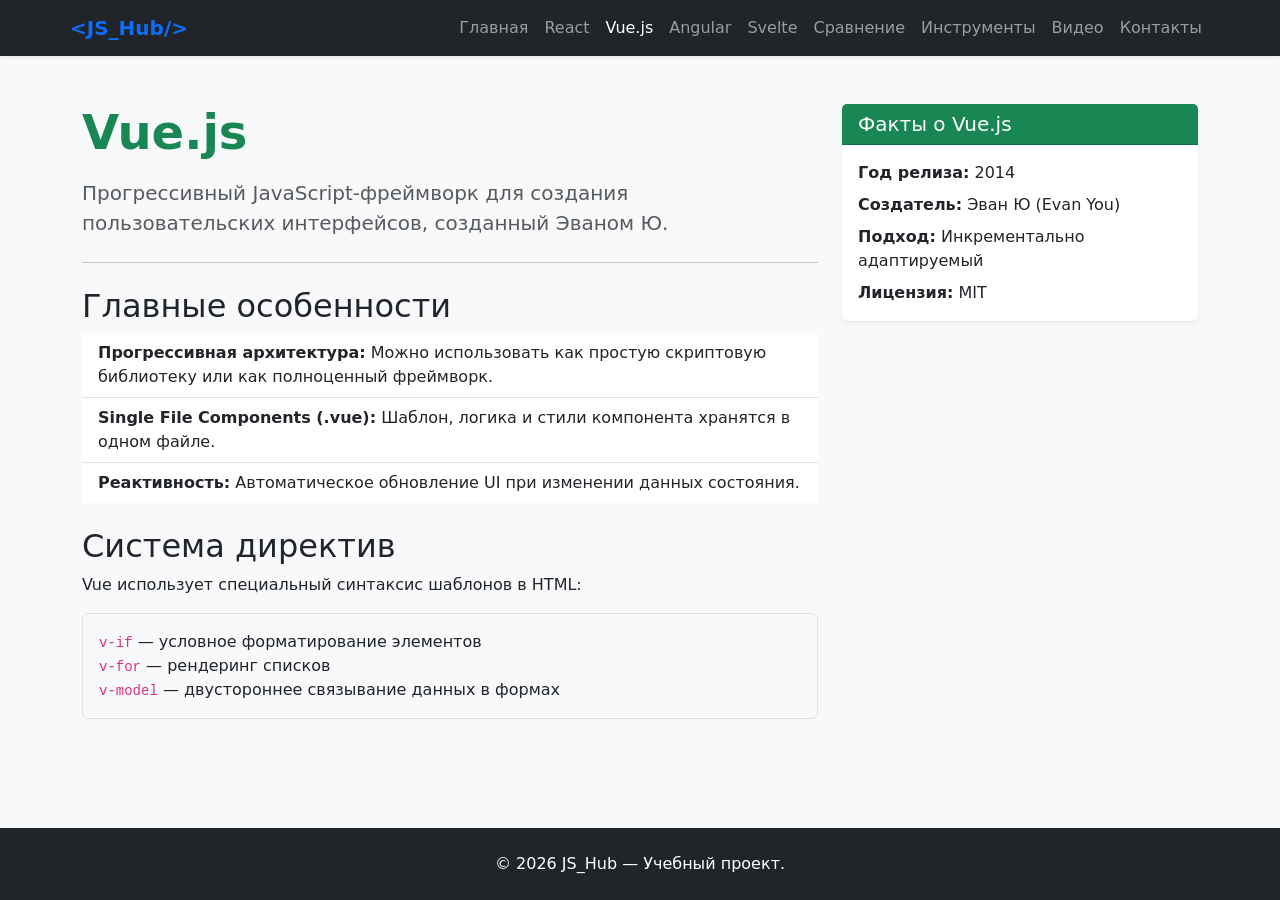
<file: vue.html>
<!DOCTYPE html>
<html lang="ru">
<head>
    <meta charset="UTF-8">
    <meta name="viewport" content="width=device-width, initial-scale=1.0">
    <title>Vue.js — JS-Фреймворки</title>
    <link href="https://cdn.jsdelivr.net/npm/bootstrap@5.3.2/dist/css/bootstrap.min.css" rel="stylesheet">
    <link rel="stylesheet" href="css/style.css">
</head>
<body class="d-flex flex-column min-vh-100">

    <!-- голова -->
    <header class="bg-dark text-white sticky-top shadow-sm">
        <nav class="navbar navbar-expand-lg navbar-dark container">
            <a class="navbar-brand fw-bold text-primary" href="index.html">&lt;JS_Hub/&gt;</a>
            <button class="navbar-toggler" type="button" data-bs-toggle="collapse" data-bs-target="#mainNavbar">
                <span class="navbar-toggler-icon"></span>
            </button>
            <div class="collapse navbar-collapse" id="mainNavbar">
                <ul class="navbar-nav ms-auto">
                    <li class="nav-item"><a class="nav-link" href="index.html">Главная</a></li>
                    <li class="nav-item"><a class="nav-link" href="react.html">React</a></li>
                    <li class="nav-item"><a class="nav-link active" aria-current="page" href="vue.html">Vue.js</a></li>
                    <li class="nav-item"><a class="nav-link" href="angular.html">Angular</a></li>
                    <li class="nav-item"><a class="nav-link" href="svelte.html">Svelte</a></li>
                    <li class="nav-item"><a class="nav-link" href="comparison.html">Сравнение</a></li>
                    <li class="nav-item"><a class="nav-link" href="tools.html">Инструменты</a></li>
                    <li class="nav-item"><a class="nav-link" href="video.html">Видео</a></li>
                    <li class="nav-item"><a class="nav-link" href="about.html">Контакты</a></li>
                </ul>
            </div>
        </nav>
    </header>

    <!-- основа и панельr -->
    <div class="container my-5 flex-grow-1">
        <div class="row">
            <main class="col-lg-8 mb-4">
                <h1 class="display-5 fw-bold text-success mb-3">Vue.js</h1>
                <p class="lead text-muted">Прогрессивный JavaScript-фреймворк для создания пользовательских интерфейсов, созданный Эваном Ю.</p>
                <hr class="my-4">

                <section class="mb-4">
                    <h2>Главные особенности</h2>
                    <ul class="list-group list-group-flush mb-3">
                        <li class="list-group-item"><strong>Прогрессивная архитектура:</strong> Можно использовать как простую скриптовую библиотеку или как полноценный фреймворк.</li>
                        <li class="list-group-item"><strong>Single File Components (.vue):</strong> Шаблон, логика и стили компонента хранятся в одном файле.</li>
                        <li class="list-group-item"><strong>Реактивность:</strong> Автоматическое обновление UI при изменении данных состояния.</li>
                    </ul>
                </section>

                <section class="mb-4">
                    <h2>Система директив</h2>
                    <p>Vue использует специальный синтаксис шаблонов в HTML:</p>
                    <div class="bg-light p-3 border rounded">
                        <code>v-if</code> — условное форматирование элементов<br>
                        <code>v-for</code> — рендеринг списков<br>
                        <code>v-model</code> — двустороннее связывание данных в формах
                    </div>
                </section>
            </main>

            <!-- панель -->
            <aside class="col-lg-4">
                <div class="card mb-4 shadow-sm border-0">
                    <div class="card-header bg-success text-white">
                        <h2 class="h5 mb-0">Факты о Vue.js</h2>
                    </div>
                    <div class="card-body">
                        <p class="mb-2"><strong>Год релиза:</strong> 2014</p>
                        <p class="mb-2"><strong>Создатель:</strong> Эван Ю (Evan You)</p>
                        <p class="mb-2"><strong>Подход:</strong> Инкрементально адаптируемый</p>
                        <p class="mb-0"><strong>Лицензия:</strong> MIT</p>
                    </div>
                </div>
            </aside>
        </div>
    </div>

    <!-- подвал -->
    <footer class="bg-dark text-white py-4 mt-auto text-center">
        <div class="container">
            <p class="mb-0">&copy; 2026 JS_Hub — Учебный проект.</p>
        </div>
    </footer>

    <script src="https://cdn.jsdelivr.net/npm/bootstrap@5.3.2/dist/js/bootstrap.bundle.min.js"></script>
</body>
</html>
</file>
<file: css/style.css>
Body {
    Background-color: #f8f9fa; 
}


.card {
    Transition: transform 0.2s ease-in-out;
}

.card:hover {
    Transform: translateY(-5px);
}


.nav-link:hover {
    Color: #ffc107 !important;
}
</file>
